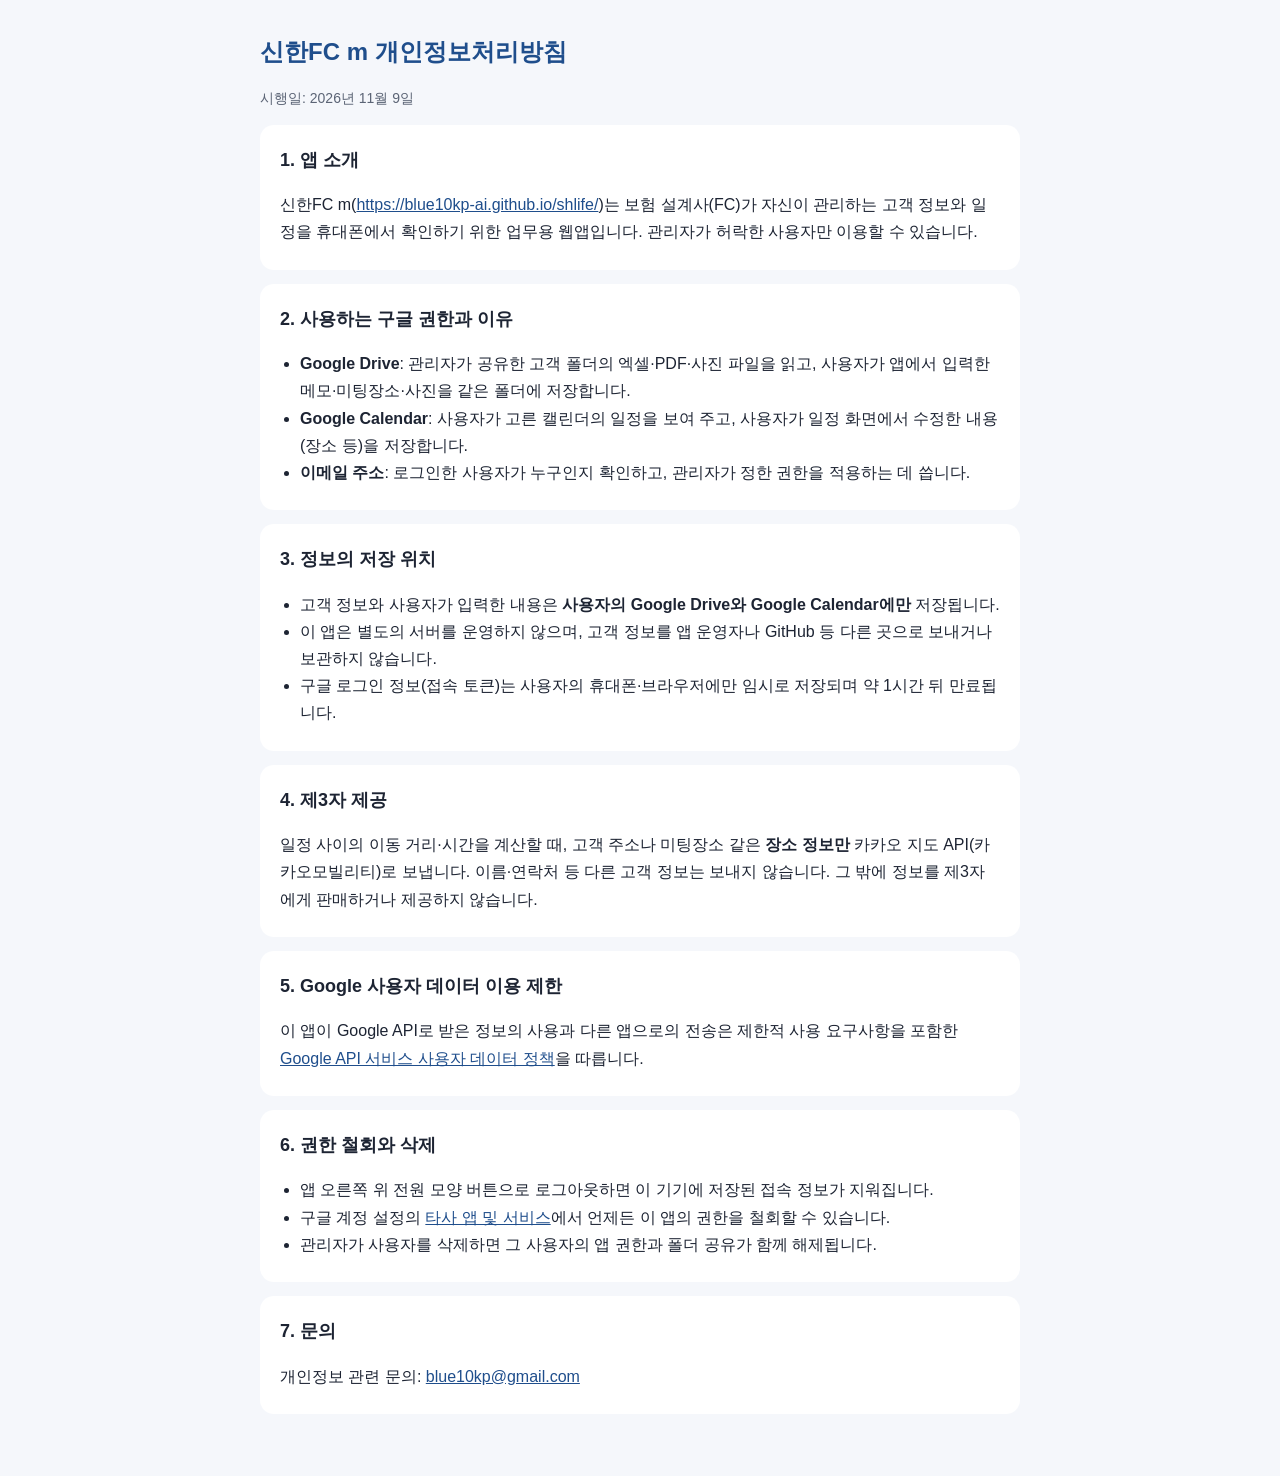
<file: privacy.html>
<!doctype html>
<html lang="ko">
<head>
  <meta charset="utf-8">
  <meta name="viewport" content="width=device-width, initial-scale=1">
  <title>신한FC m 개인정보처리방침</title>
  <style>
    :root { --bg: #f5f7fb; --card: #fff; --text: #1d2433; --muted: #5b6475; --brand: #1f4e8c; }
    @media (prefers-color-scheme: dark) { :root { --bg: #11151c; --card: #1a202a; --text: #e6e9ef; --muted: #a3abb9; --brand: #6fa0e6; } }
    body { margin: 0; background: var(--bg); color: var(--text); font: 16px/1.7 -apple-system, "Segoe UI", "Malgun Gothic", sans-serif; }
    main { max-width: 760px; margin: 0 auto; padding: 24px 16px 48px; }
    .card { background: var(--card); border-radius: 14px; padding: 20px 20px 8px; margin-bottom: 14px; }
    h1 { font-size: 24px; margin: 8px 0 4px; color: var(--brand); }
    h2 { font-size: 18px; margin: 0 0 8px; }
    p, li { color: var(--text); }
    .muted { color: var(--muted); font-size: 14px; }
    a { color: var(--brand); }
    ul { padding-left: 20px; }
  </style>
</head>
<body>
<main>
  <h1>신한FC m 개인정보처리방침</h1>
  <p class="muted">시행일: 2026년 11월 9일</p>

  <div class="card">
    <h2>1. 앱 소개</h2>
    <p>신한FC m(<a href="https://blue10kp-ai.github.io/shlife/">https://blue10kp-ai.github.io/shlife/</a>)는 보험 설계사(FC)가 자신이 관리하는 고객 정보와 일정을 휴대폰에서 확인하기 위한 업무용 웹앱입니다. 관리자가 허락한 사용자만 이용할 수 있습니다.</p>
  </div>

  <div class="card">
    <h2>2. 사용하는 구글 권한과 이유</h2>
    <ul>
      <li><b>Google Drive</b>: 관리자가 공유한 고객 폴더의 엑셀·PDF·사진 파일을 읽고, 사용자가 앱에서 입력한 메모·미팅장소·사진을 같은 폴더에 저장합니다.</li>
      <li><b>Google Calendar</b>: 사용자가 고른 캘린더의 일정을 보여 주고, 사용자가 일정 화면에서 수정한 내용(장소 등)을 저장합니다.</li>
      <li><b>이메일 주소</b>: 로그인한 사용자가 누구인지 확인하고, 관리자가 정한 권한을 적용하는 데 씁니다.</li>
    </ul>
  </div>

  <div class="card">
    <h2>3. 정보의 저장 위치</h2>
    <ul>
      <li>고객 정보와 사용자가 입력한 내용은 <b>사용자의 Google Drive와 Google Calendar에만</b> 저장됩니다.</li>
      <li>이 앱은 별도의 서버를 운영하지 않으며, 고객 정보를 앱 운영자나 GitHub 등 다른 곳으로 보내거나 보관하지 않습니다.</li>
      <li>구글 로그인 정보(접속 토큰)는 사용자의 휴대폰·브라우저에만 임시로 저장되며 약 1시간 뒤 만료됩니다.</li>
    </ul>
  </div>

  <div class="card">
    <h2>4. 제3자 제공</h2>
    <p>일정 사이의 이동 거리·시간을 계산할 때, 고객 주소나 미팅장소 같은 <b>장소 정보만</b> 카카오 지도 API(카카오모빌리티)로 보냅니다. 이름·연락처 등 다른 고객 정보는 보내지 않습니다. 그 밖에 정보를 제3자에게 판매하거나 제공하지 않습니다.</p>
  </div>

  <div class="card">
    <h2>5. Google 사용자 데이터 이용 제한</h2>
    <p>이 앱이 Google API로 받은 정보의 사용과 다른 앱으로의 전송은 제한적 사용 요구사항을 포함한 <a href="https://developers.google.com/terms/api-services-user-data-policy" target="_blank" rel="noopener">Google API 서비스 사용자 데이터 정책</a>을 따릅니다.</p>
  </div>

  <div class="card">
    <h2>6. 권한 철회와 삭제</h2>
    <ul>
      <li>앱 오른쪽 위 전원 모양 버튼으로 로그아웃하면 이 기기에 저장된 접속 정보가 지워집니다.</li>
      <li>구글 계정 설정의 <a href="https://myaccount.google.com/permissions" target="_blank" rel="noopener">타사 앱 및 서비스</a>에서 언제든 이 앱의 권한을 철회할 수 있습니다.</li>
      <li>관리자가 사용자를 삭제하면 그 사용자의 앱 권한과 폴더 공유가 함께 해제됩니다.</li>
    </ul>
  </div>

  <div class="card">
    <h2>7. 문의</h2>
    <p>개인정보 관련 문의: <a href="mailto:blue10kp@gmail.com">blue10kp@gmail.com</a></p>
  </div>
</main>
</body>
</html>
</file>
